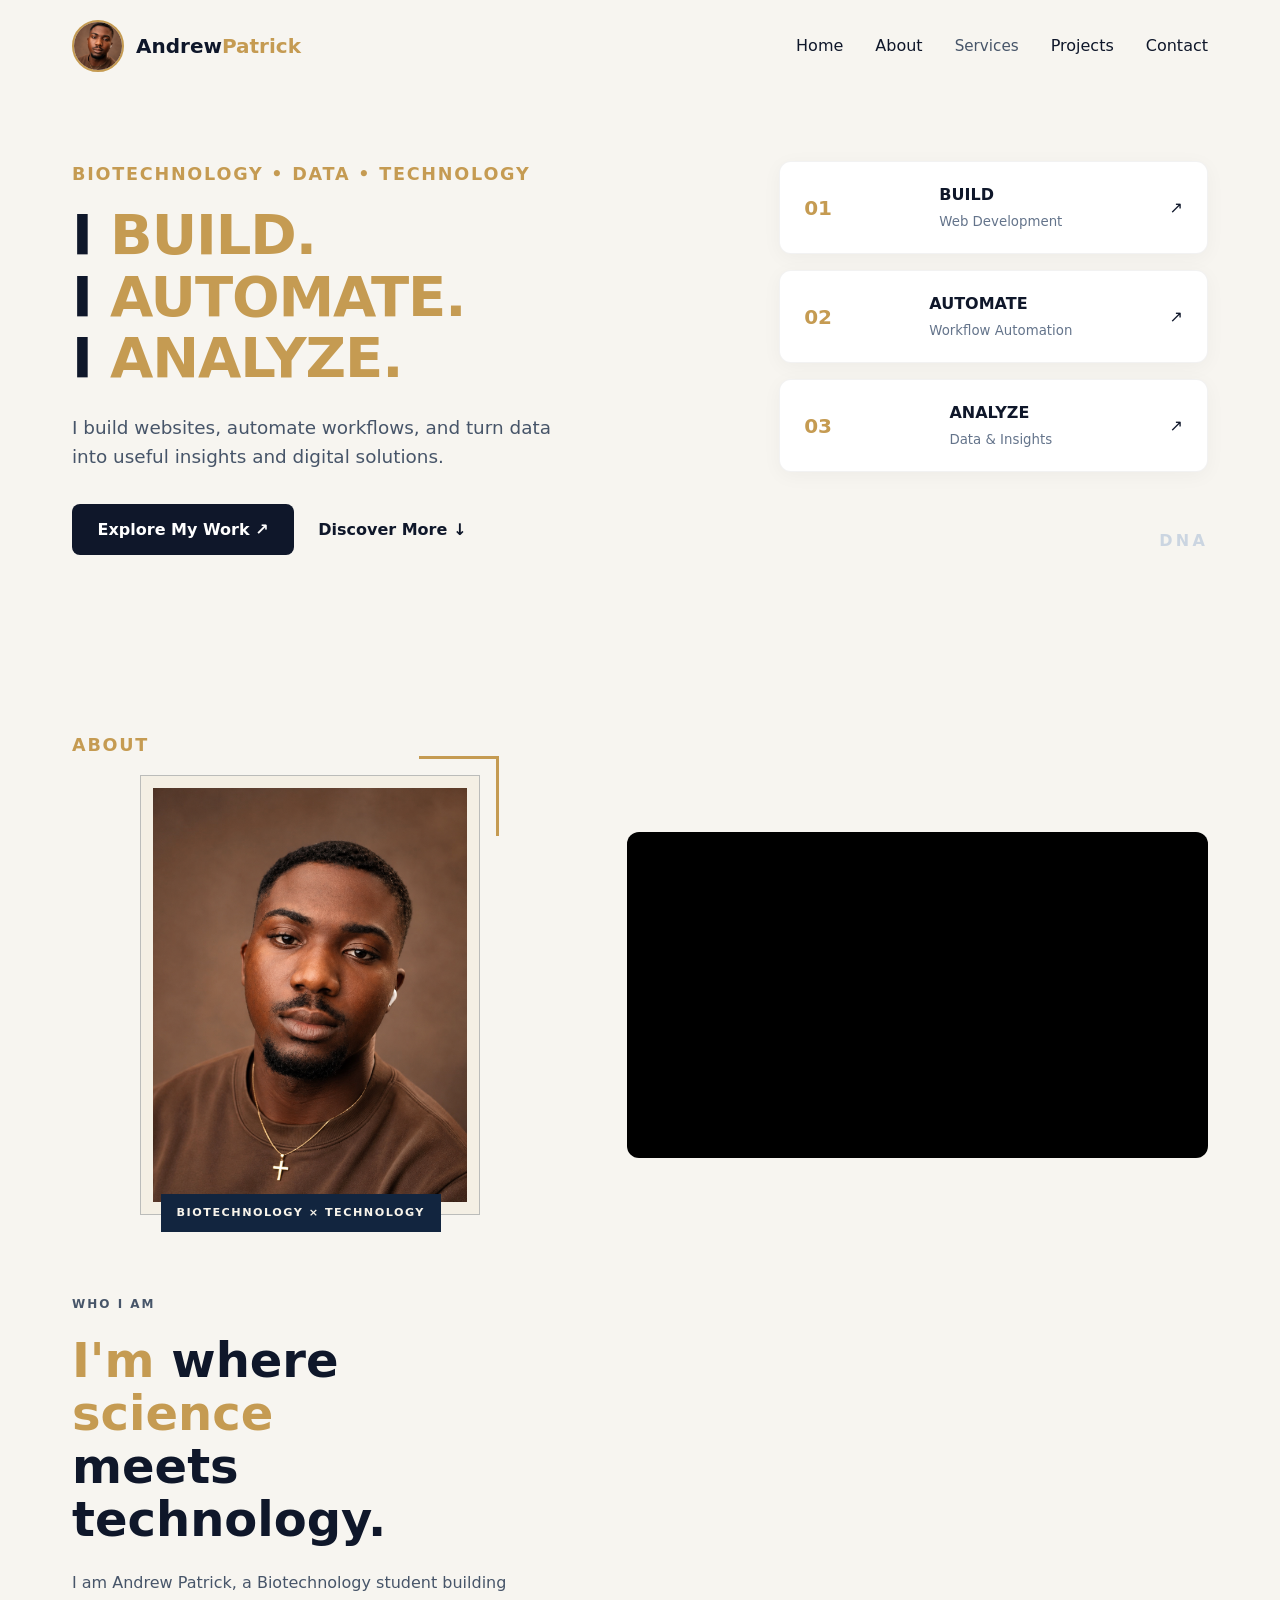
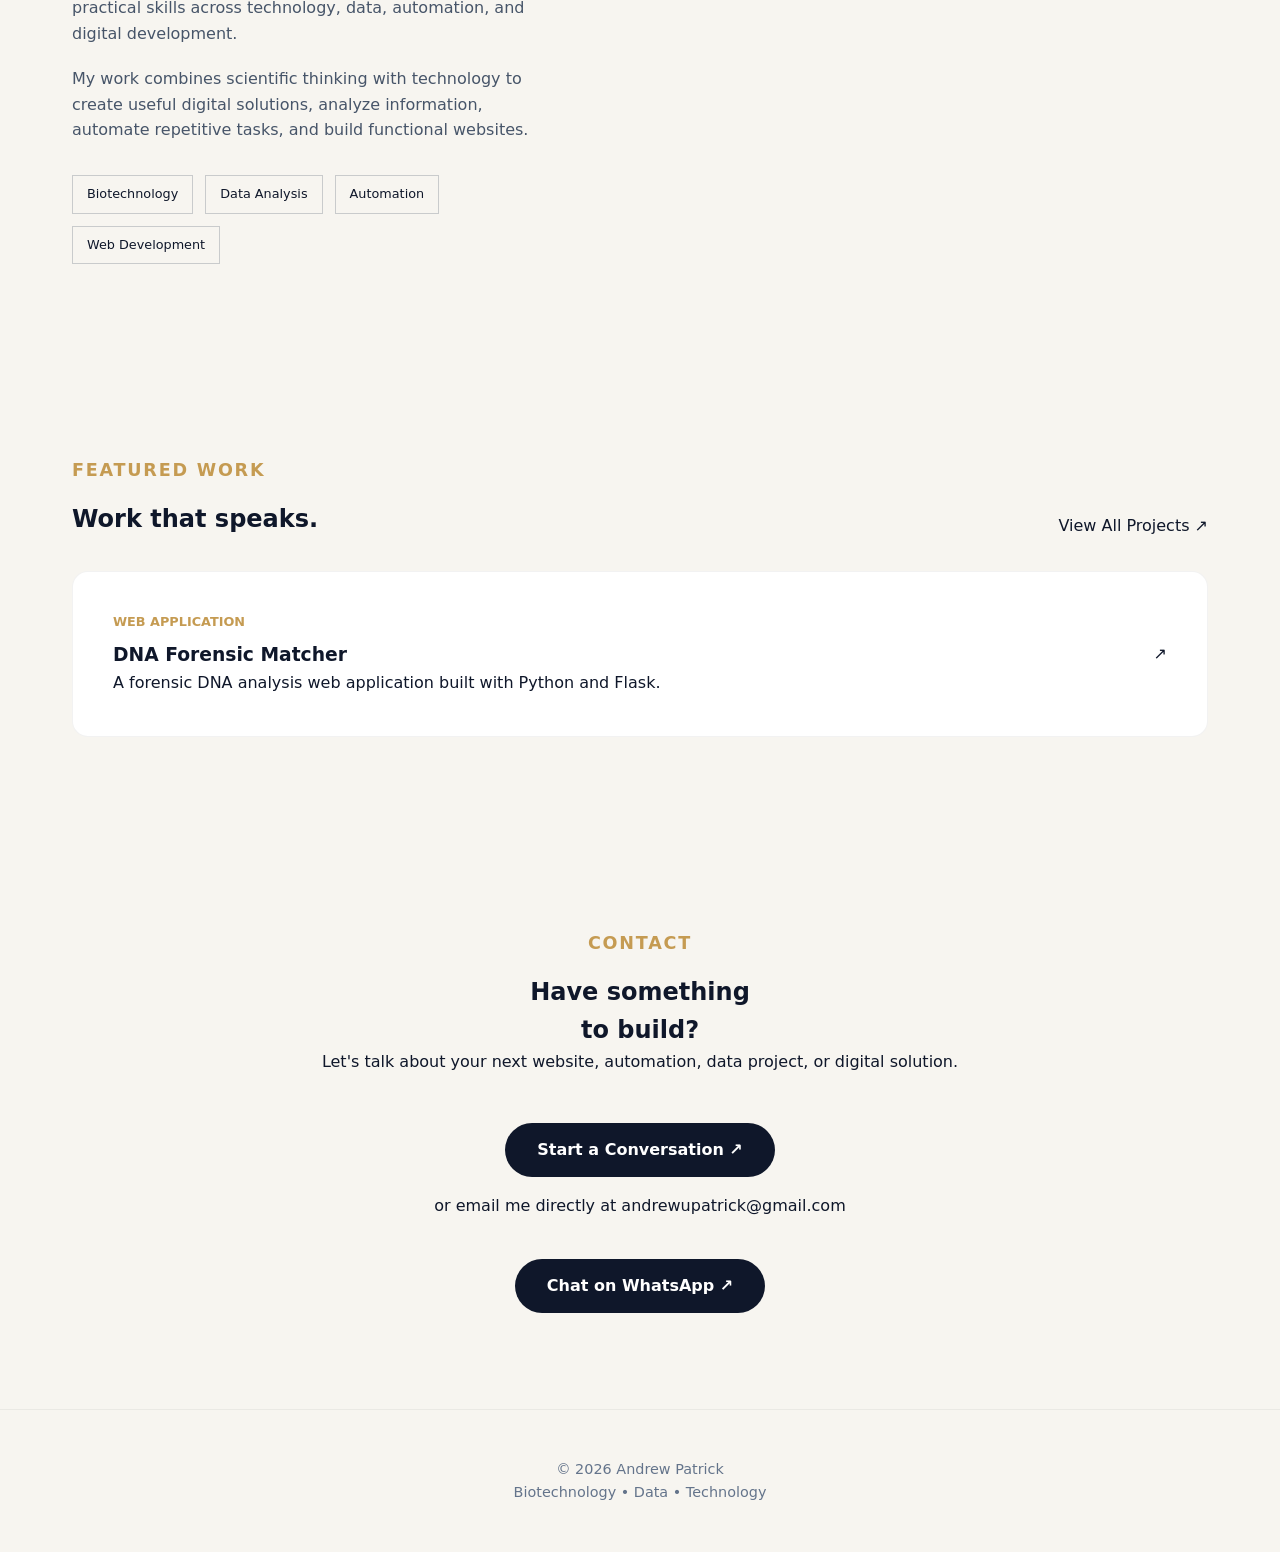
<file: AndrewPatrick Portfolio/index.html>
<!DOCTYPE html>
<html lang="en">

<head>
    <meta charset="UTF-8">
    <meta name="viewport" content="width=device-width initial-scale=1.0">

    <link rel="stylesheet" href="style.css">

    
</head>

<body>

    <!-- ================= NAVIGATION ================= -->


        <header class="site-header">
    <nav class="navbar">
       <div class="logo-wrapper">
     <img src="images/Andrew2.png" class="logo-avatar" id="avatarTrigger">
    <a href="index.html" class="logo">Andrew<span>Patrick</span></a>
</div>

        <!-- Hamburger Icon -->
        <button id="menu-btn" class="menu-btn menu-button" aria-label="Toggle Navigation">
    <span></span>
    <span></span>
    <span></span>
</button>

        <!-- Navigation Links -->
        <ul id="nav-links" class="nav-links">
            <li><a href="index.html">Home</a></li>
            <li><a href="#about">About</a></li>
           <!-- On index.html only -->
<li><a href="project.html#services" class="nav-link">Services</a></li>
            <li><a href="project.html">Projects</a></li>
            <li><a href="#contact">Contact</a></li>

        </ul>
    </nav>
</header>

    <!-- ================= MOBILE MENU ================= -->

    <div class="mobile-menu" id="mobileMenu">

        <a href="#home">Home</a>
        <a href="#about">About</a>
        <a href="#services">Services</a>
        <a href="projects.html">Projects</a>
        <a href="#contact">Contact</a>

    </div>


    <!-- ================= HERO ================= -->

    <main>

        <section class="hero" id="home">

            <div class="hero-left">

                <p class="eyebrow">
                    BIOTECHNOLOGY • DATA • TECHNOLOGY
                </p>

                <h1>
                    I <span>BUILD.</span><br>
                    I <span>AUTOMATE.</span><br>
                    I <span>ANALYZE.</span>
                </h1>

                <p class="hero-text">
                    I build websites, automate workflows, and turn data
                    into useful insights and digital solutions.
                </p>

                <div class="hero-actions">

                    <a href="project.html" class="primary-button">
                        Explore My Work
                        <span>↗</span>
                    </a>

                    <a href="#about" class="text-button">
                        Discover More
                        <span>↓</span>
                    </a>

                </div>

            </div>


            <!-- INTERACTIVE VISUAL -->

            <div class="hero-visual">

                <div class="visual-card card-build">

                    <div class="card-number">01</div>

                    <div>
                        <p>BUILD</p>
                        <small>Web Development</small>
                    </div>

                    <span>↗</span>

                </div>


                <div class="visual-card card-automate">

                    <div class="card-number">02</div>

                    <div>
                        <p>AUTOMATE</p>
                        <small>Workflow Automation</small>
                    </div>

                    <span>↗</span>

                </div>


                <div class="visual-card card-analyze">

                    <div class="card-number">03</div>

                    <div>
                        <p>ANALYZE</p>
                        <small>Data & Insights</small>
                    </div>

                    <span>↗</span>

                </div>


                <div class="orbit orbit-one"></div>
                <div class="orbit orbit-two"></div>

                <div class="dna-symbol">
                    <span>DNA</span>
                </div>

            </div>

        </section>


        <!-- ================= ABOUT ================= -->

<section class="about-section" id="about">

    <!-- 01. Section Label -->
    <div class="section-label">
     ABOUT
    </div>


    <!-- 02. About Layout -->
    <div class="about-layout">


        <!-- 03. Profile Image Area -->
        <div class="about-image-area">

            <div class="about-image-frame">

                <!-- 04. Temporary Image Placeholder -->
                <img src="images/Andrew2.png" alt="Andrew Patrick" class="about-photo">


                <!-- 05. Decorative Accent -->
                <div class="image-accent"></div>


                <!-- 06. Image Label -->
                <div class="image-label">
                    BIOTECHNOLOGY × TECHNOLOGY
                </div>

            </div>

        </div>
        <div class="video-wrapper">
    <iframe 
        src="https://www.youtube-nocookie.com/embed/YOUR_VIDEO_ID" 
        title="Introduction — Andrew Patrick" 
        allow="accelerometer; autoplay; clipboard-write; encrypted-media; gyroscope; picture-in-picture" 
        allowfullscreen>
    </iframe>
</div>


        <!-- 07. About Content -->
        <div class="about-content">

            <p class="about-small-title">
                WHO I AM
            </p>


            <h2>
               <span>I'm</span> where <span>science</span><br>
                meets technology.
            </h2>


            <p>
                I am Andrew Patrick, a Biotechnology student
                building practical skills across technology,
                data, automation, and digital development.
            </p>


            <p>
                My work combines scientific thinking with
                technology to create useful digital solutions,
                analyze information, automate repetitive tasks,
                and build functional websites.
            </p>


            <!-- 08. Skills -->
            <div class="about-skills">

                <span>Biotechnology</span>

                <span>Data Analysis</span>

                <span>Automation</span>

                <span>Web Development</span>

            </div>

        </div>

    </div>

</section>


        

        <!-- ================= PROJECT PREVIEW ================= -->

        <section class="featured-section">

            <div class="section-label">
                FEATURED WORK
            </div>

            <div class="featured-header">

                <h2>
                    Work that <span>speaks.</span>
                </h2>

                <a href="projects.html" class="view-all">
                    View All Projects ↗
                </a>

            </div>


            <div class="featured-card">

                <div>

                    <p class="project-type">
                        WEB APPLICATION
                    </p>

                    <h3>
                        DNA Forensic Matcher
                    </h3>

                    <p>
                        A forensic DNA analysis web application
                        built with Python and Flask.
                    </p>

                </div>

                <div class="project-arrow">
                    ↗
                </div>

            </div>

        </section>


       <!-- ================= CONTACT ================= -->

<section class="contact-section" id="contact">

    <div class="section-label">
        CONTACT
    </div>

    <h2>
        Have something<br>
        <span>to build?</span>
    </h2>

    <p>
        Let's talk about your next website, automation,
        data project, or digital solution.
    </p>

    <div class="contact-buttons">

        <a href="mailto:andrewupatrick@gmail.com" class="contact-button">
    Start a Conversation ↗
</a>

<p class="contact-email-text">
    or email me directly at <a href="mailto:andrewupatrick@gmail.com">andrewupatrick@gmail.com</a>
</p>

        <a href="https://wa.me/2349155147664" class="contact-button whatsapp-button" target="_blank" rel="noopener">
            Chat on WhatsApp ↗
        </a>

    </div>

</section>
    </main>


    <!-- ================= FOOTER ================= -->

    <footer>

        <p>© 2026 Andrew Patrick</p>

        <p>
            Biotechnology • Data • Technology
        </p>

    </footer>


    <script src="script.js"></script>
    <script src="video-script.js"></script>
    
    <!-- ================= AVATAR LIGHTBOX ================= -->
<div class="avatar-lightbox" id="avatarLightbox">
    <span class="lightbox-close" id="lightboxClose">&times;</span>
      <img src="images/Andrew2.png" alt="Andrew Patrick" class="lightbox-image">
</div>

</body>

</html>
</file>
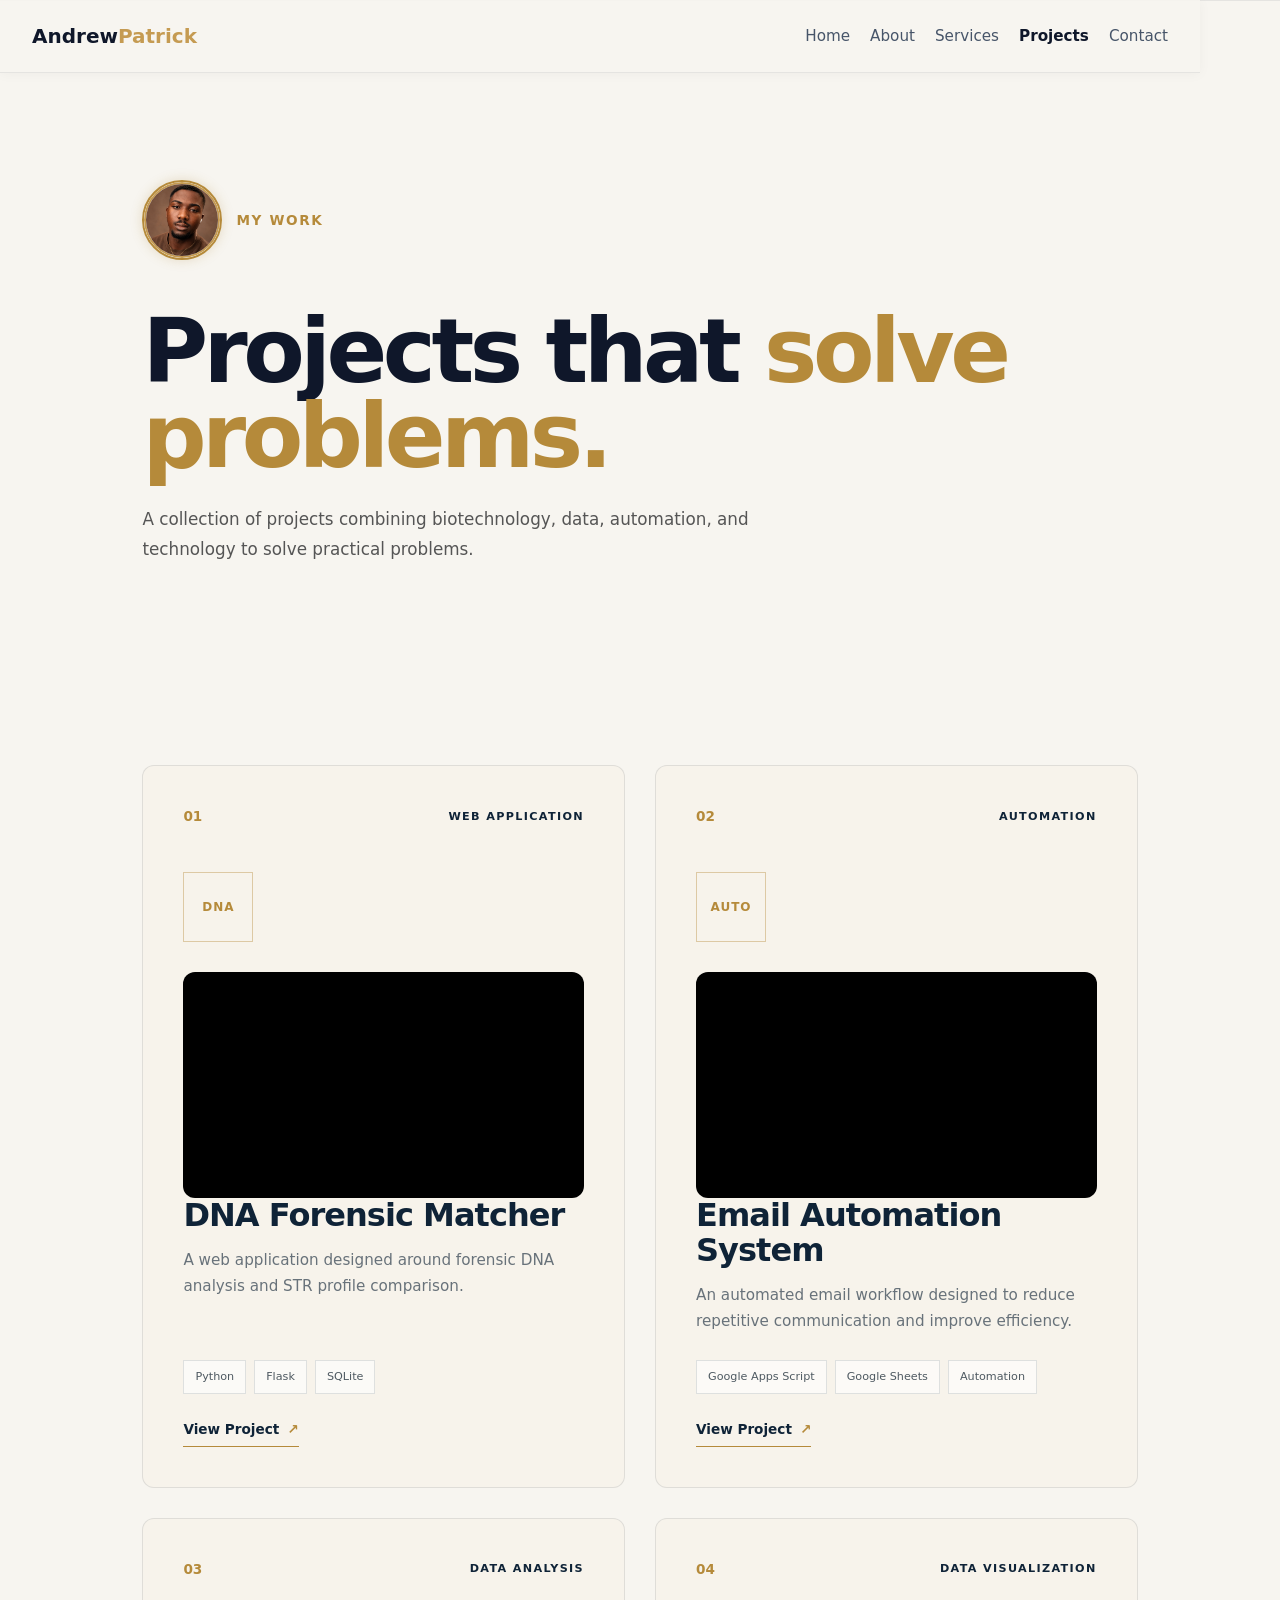
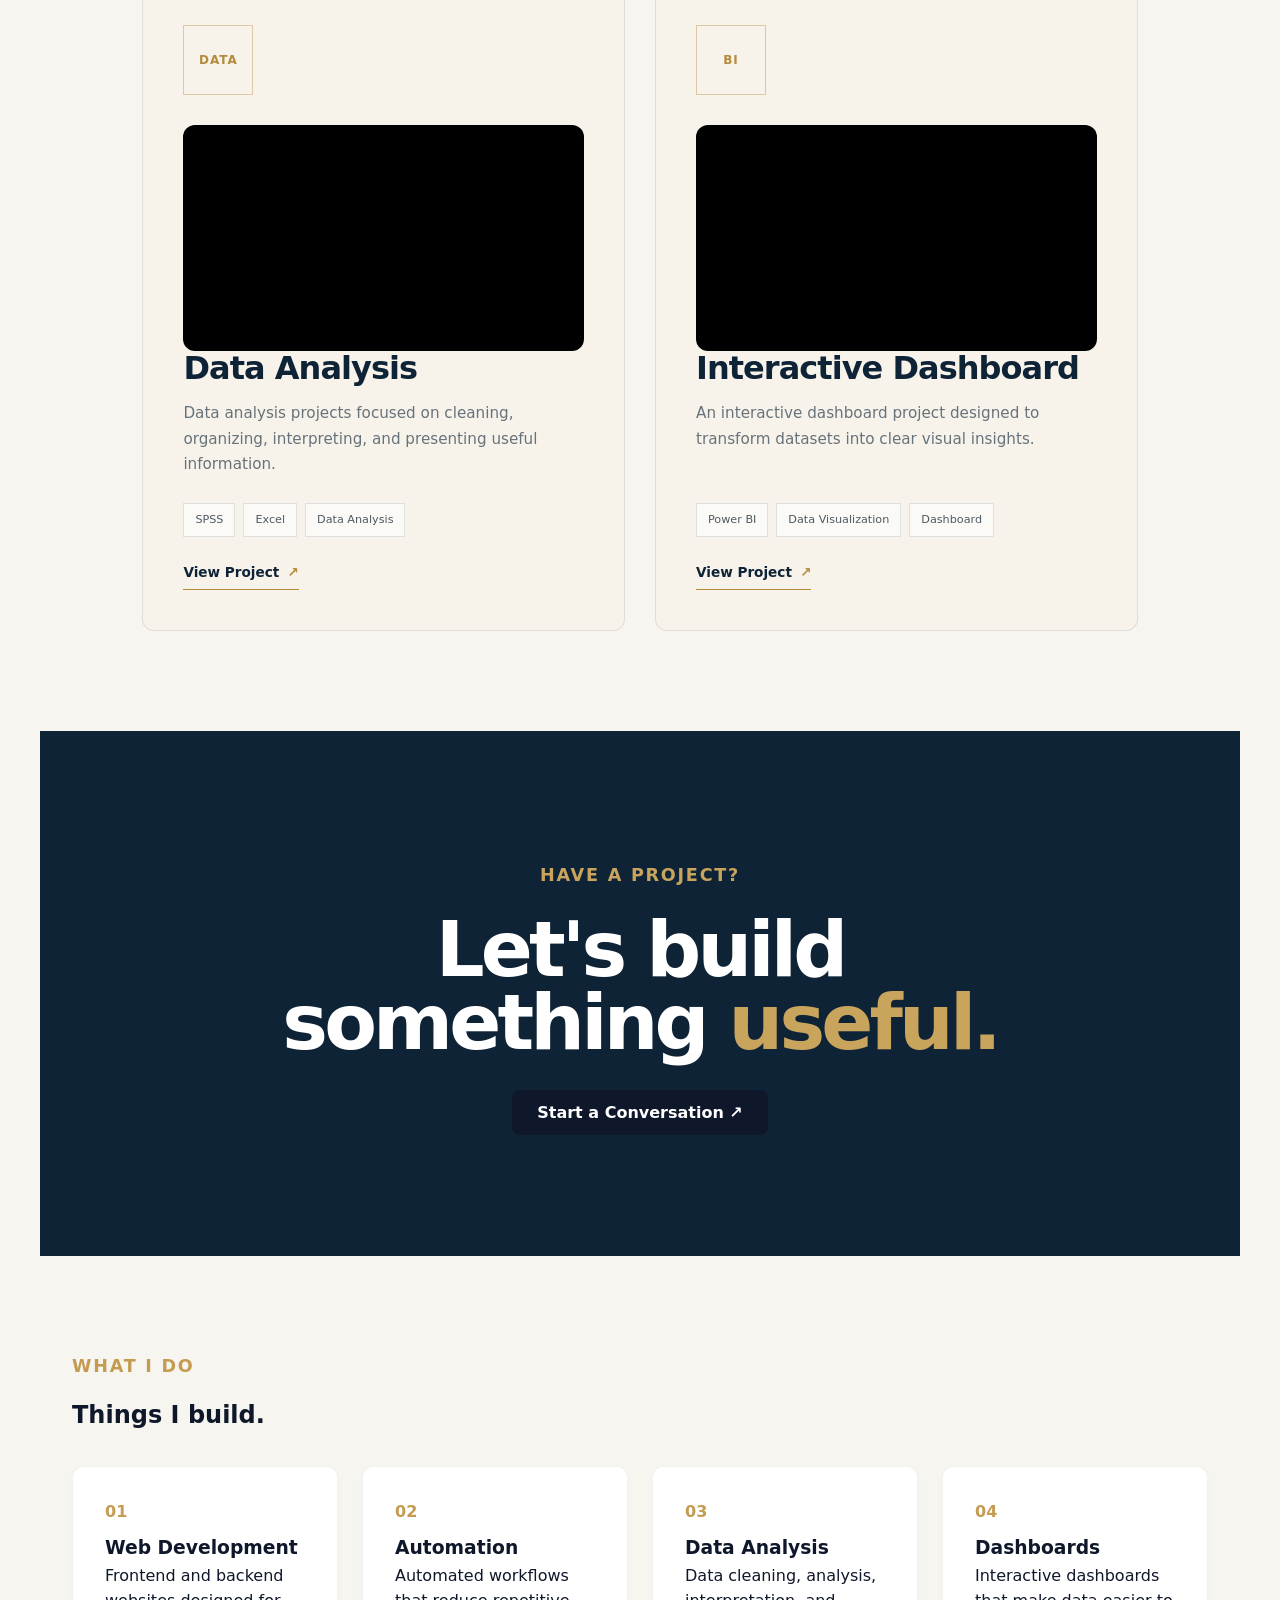
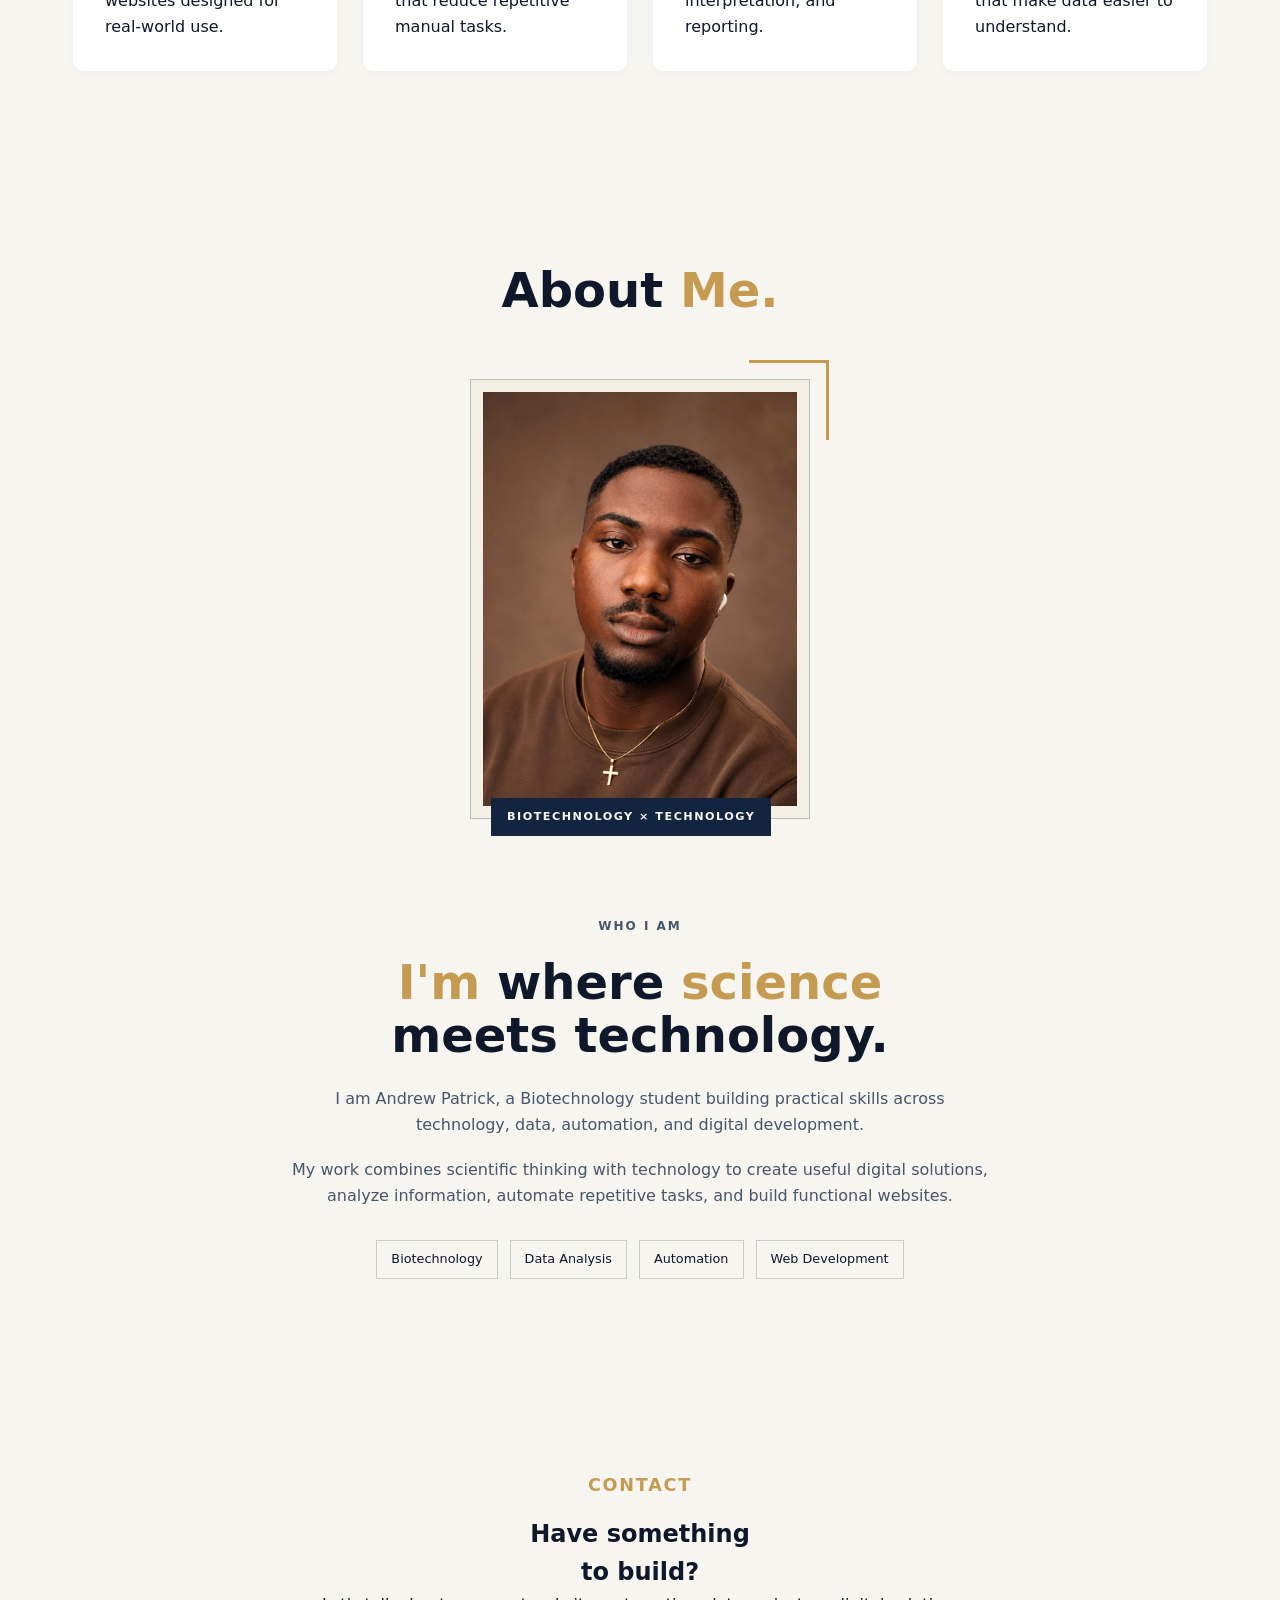
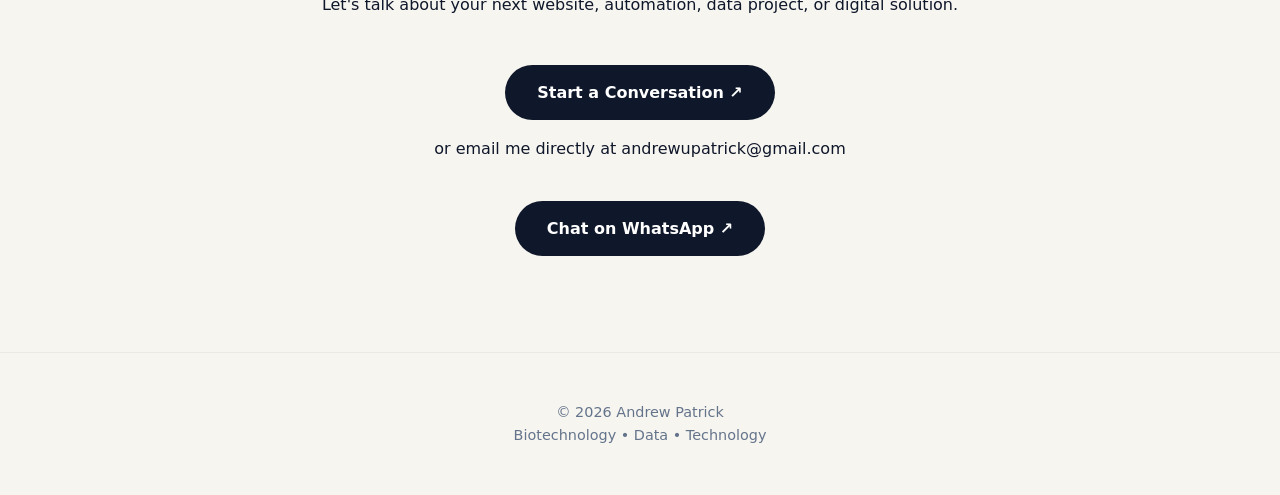
<file: AndrewPatrick Portfolio/project.html>
<!DOCTYPE html>
<html lang="en">

<head>
    <meta charset="UTF-8">
    <meta name="viewport" content="width=device-width, initial-scale=1.0">

    <title>Projects | Andrew Patrick</title>

    <link rel="stylesheet" href="style.css">
  
<link rel="stylesheet" href="projects.css">
</head>

<body>

    <!-- ================= NAVIGATION ================= -->

    <header class="site-header">
    <nav class="navbar">
        <a href="index.html" class="logo">Andrew<span>Patrick</span></a>

        <!-- Clickable Mobile Button -->
        <button type="button" class="menu-button nav-toggle" id="menu-btn" aria-label="Toggle Navigation">
            ☰
        </button>

        <!-- Slide-out Menu -->
        <ul class="nav-links" id="nav-links">
    <li><a href="index.html" class="nav-link">Home</a></li>
    <li><a href="#about" class="nav-link">About</a></li>
    <li><a href="#services" class="nav-link">Services</a></li>
    <li><a href="project.html" class="nav-link active">Projects</a></li>
    <li><a href="#contact" class="nav-link">Contact</a></li>
</ul>
    </nav>
</header>

    <!-- ================= MOBILE MENU ================= -->

    <div class="mobile-menu" id="mobileMenu">

        <a href="index.html">Home</a>
        <a href="#about">About</a>
        <a href="#services">Services</a>
        <a href="projects.html">Projects</a>
        <a href="#contact">Contact</a>

    </div>


    <!-- ================= PROJECTS HERO ================= -->

    <main>

       <section class="projects-hero">
    
    <div class="hero-label-wrapper">
        <div class="profile-thumb">
           <img src="images/Andrew2.png" alt="Andrew Patrick" class="logo-avatar" id="avatarTrigger">
        </div>
        <p class="section-label">MY WORK</p>
    </div>

    <h1>Projects that <span>solve problems.</span></h1>
    <p>
        A collection of projects combining biotechnology, data, automation, 
        and technology to solve practical problems.
    </p>

</section>
        <!-- ================= PROJECTS ================= -->

        <section class="projects-section">

            <div class="projects-grid">


                <!-- PROJECT 01 -->

                <article class="project-card">

                    <div class="project-top">

                        <span class="project-number">
                            01
                        </span>

                        <span class="project-category">
                            WEB APPLICATION
                        </span>

                    </div>

                    <div class="project-icon">
                        DNA
                    </div>
                    <div class="video-wrapper">
    <iframe 
        class="scroll-video"
        src="https://www.youtube-nocookie.com/embed/YOUR_VIDEO_ID?enablejsapi=1&mute=1&playsinline=1" 
        title="DNA Forensic Matcher demo" 
        allow="accelerometer; autoplay; clipboard-write; encrypted-media; gyroscope; picture-in-picture" 
        allowfullscreen>
    </iframe>
</div>

                    <h2>
                        DNA Forensic Matcher
                    </h2>

                    <p>
                        A web application designed around forensic DNA
                        analysis and STR profile comparison.
                    </p>

                    <div class="project-tools">

                        <span>Python</span>
                        <span>Flask</span>
                        <span>SQLite</span>

                    </div>

                    <a href="#" class="project-link">
                        View Project <span>↗</span>
                    </a>

                </article>


                <!-- PROJECT 02 -->

                <article class="project-card">

                    <div class="project-top">

                        <span class="project-number">
                            02
                        </span>

                        <span class="project-category">
                            AUTOMATION
                        </span>

                    </div>

                    <div class="project-icon">
                        AUTO
                    </div>

                    <div class="video-wrapper">
    <iframe 
        class="scroll-video"
        src="https://www.youtube-nocookie.com/embed/YOUR_VIDEO_ID?enablejsapi=1&mute=1&playsinline=1" 
        title="DNA Forensic Matcher demo" 
        allow="accelerometer; autoplay; clipboard-write; encrypted-media; gyroscope; picture-in-picture" 
        allowfullscreen>
    </iframe>
</div>

                    <h2>
                        Email Automation System
                    </h2>

                    <p>
                        An automated email workflow designed to reduce
                        repetitive communication and improve efficiency.
                    </p>

                    <div class="project-tools">

                        <span>Google Apps Script</span>
                        <span>Google Sheets</span>
                        <span>Automation</span>

                    </div>

                    <a href="#" class="project-link">
                        View Project <span>↗</span>
                    </a>

                </article>


                <!-- PROJECT 03 -->

                <article class="project-card">

                    <div class="project-top">

                        <span class="project-number">
                            03
                        </span>

                        <span class="project-category">
                            DATA ANALYSIS
                        </span>

                    </div>

                    <div class="project-icon">
                        DATA
                    </div>

                    <div class="video-wrapper">
    <iframe 
        class="scroll-video"
        src="https://www.youtube-nocookie.com/embed/YOUR_VIDEO_ID?enablejsapi=1&mute=1&playsinline=1" 
        title="DNA Forensic Matcher demo" 
        allow="accelerometer; autoplay; clipboard-write; encrypted-media; gyroscope; picture-in-picture" 
        allowfullscreen>
    </iframe>
</div>
                    <h2>
                        Data Analysis
                    </h2>

                    <p>
                        Data analysis projects focused on cleaning,
                        organizing, interpreting, and presenting useful
                        information.
                    </p>

                    <div class="project-tools">

                        <span>SPSS</span>
                        <span>Excel</span>
                        <span>Data Analysis</span>

                    </div>

                    <a href="#" class="project-link">
                        View Project <span>↗</span>
                    </a>

                </article>


                <!-- PROJECT 04 -->

                <article class="project-card">

                    <div class="project-top">

                        <span class="project-number">
                            04
                        </span>

                        <span class="project-category">
                            DATA VISUALIZATION
                        </span>

                    </div>

                    <div class="project-icon">
                        BI
                    </div>

                    <div class="video-wrapper">
    <iframe 
        class="scroll-video"
        src="https://www.youtube-nocookie.com/embed/YOUR_VIDEO_ID?enablejsapi=1&mute=1&playsinline=1" 
        title="DNA Forensic Matcher demo" 
        allow="accelerometer; autoplay; clipboard-write; encrypted-media; gyroscope; picture-in-picture" 
        allowfullscreen>
    </iframe>
</div>
                    <h2>
                        Interactive Dashboard
                    </h2>

                    <p>
                        An interactive dashboard project designed to
                        transform datasets into clear visual insights.
                    </p>

                    <div class="project-tools">

                        <span>Power BI</span>
                        <span>Data Visualization</span>
                        <span>Dashboard</span>

                    </div>

                    <a href="#" class="project-link">
                        View Project <span>↗</span>
                    </a>

                </article>


            </div>

        </section>


        <!-- ================= PROJECT CTA ================= -->

        <section class="project-cta">

            <div class="section-label">
                HAVE A PROJECT?
            </div>

            <h2>
                Let's build<br>
                something <span>useful.</span>
            </h2>

            <a href="index.html#contact" class="primary-button">
                Start a Conversation ↗
            </a>

        </section>

        <!-- ================= SERVICES ================= -->
<section class="services-section" id="services">

    <div class="section-label">WHAT I DO</div>

    <h2>Things I <span>build.</span></h2>

    <div class="services-grid">

        <div class="service-card">
            <span>01</span>
            <h3>Web Development</h3>
            <p>Frontend and backend websites designed for real-world use.</p>
        </div>

        <div class="service-card">
            <span>02</span>
            <h3>Automation</h3>
            <p>Automated workflows that reduce repetitive manual tasks.</p>
        </div>

        <div class="service-card">
            <span>03</span>
            <h3>Data Analysis</h3>
            <p>Data cleaning, analysis, interpretation, and reporting.</p>
        </div>

        <div class="service-card">
            <span>04</span>
            <h3>Dashboards</h3>
            <p>Interactive dashboards that make data easier to understand.</p>
        </div>

    </div>

</section>


        <!-- ================= ABOUT ================= -->
<section class="about-section" id="about">

    <h2 class="about-heading">About <span>Me.</span></h2>

    <div class="about-layout about-layout-centered">

        <div class="about-image-area">
            <div class="about-image-frame">
                <img src="images/Andrew2.png" alt="Andrew Patrick" class="about-photo">
                <div class="image-accent"></div>
                <div class="image-label">BIOTECHNOLOGY × TECHNOLOGY</div>
            </div>
        </div>

        <div class="about-content">

            <p class="about-small-title">WHO I AM</p>

            <h2><span>I'm </span>where <span>science</span><br>meets technology.</h2>

            <p>
                I am Andrew Patrick, a Biotechnology student
                building practical skills across technology,
                data, automation, and digital development.
            </p>

            <p>
                My work combines scientific thinking with
                technology to create useful digital solutions,
                analyze information, automate repetitive tasks,
                and build functional websites.
            </p>

            <div class="about-skills">
                <span>Biotechnology</span>
                <span>Data Analysis</span>
                <span>Automation</span>
                <span>Web Development</span>
            </div>

        </div>

    </div>

</section>

  <!-- ================= CONTACT ================= -->

<section class="contact-section" id="contact">

    <div class="section-label">
         CONTACT
    </div>

    <h2>
        Have something<br>
        <span>to build?</span>
    </h2>

    <p>
        Let's talk about your next website, automation,
        data project, or digital solution.
    </p>

    <div class="contact-buttons">
<a href="mailto:andrewupatrick@gmail.com" class="contact-button">
    Start a Conversation ↗
</a>

<p class="contact-email-text">
    or email me directly at <a href="mailto:andrewupatrick@gmail.com">andrewupatrick@gmail.com</a>
</p>

        <a href="https://wa.me/2349155147664" class="contact-button whatsapp-button" target="_blank" rel="noopener">
            Chat on WhatsApp ↗
        </a>

    </div>

</section>
    </main>


    <!-- ================= FOOTER ================= -->

    <footer>

        <p>
            © 2026 Andrew Patrick
        </p>

        <p>
            Biotechnology • Data • Technology
        </p>

    </footer>


    <script src="script.js"></script>
    <script src="video-script.js"></script>
    <script src="project-script.js"></script>

    <!-- ================= AVATAR LIGHTBOX ================= -->
<div class="avatar-lightbox" id="avatarLightbox">
    <span class="lightbox-close" id="lightboxClose">&times;</span>
    <img src="images/Andrew2.png" alt="Andrew Patrick" class="lightbox-image">
</div>

</body>

</html>
</file>
<file: AndrewPatrick Portfolio/style.css>
/* ================= GLOBAL RESETS & BASICS ================= */
* {
    margin: 0;
    padding: 0;
    box-sizing: border-box;
    font-family: system-ui, -apple-system, BlinkMacSystemFont, 'Segoe UI', Roboto, sans-serif;
}

body {
    background-color: #f7f5f0;
    color: #0f172a;
    line-height: 1.6;
}

a {
    text-decoration: none;
    color: inherit;
}

section {
    padding: 5rem 2rem;
    max-width: 1200px;
    margin: 0 auto;
}

html {
    scroll-padding-top: 100px; /* adjust to roughly your header's height */
}

/* ================= HEADER & NAVIGATION (DESKTOP) ================= */
.site-header {
    position: fixed;
    top: 0;
    left: 0;
    width: 100%;
    background-color: rgba(247, 245, 240, 0.95);
    backdrop-filter: blur(10px);
    z-index: 9999;
}

.navbar {
    max-width: 1200px;
    margin: 0 auto;
    padding: 1.25rem 2rem;
    display: flex;
    justify-content: space-between;
    align-items: center;
}

.logo {
    font-size: 1.25rem;
    font-weight: 700;
    color: #0f172a;
}

.logo span {
    color: #c59b52;
}

.nav-links {
    display: flex;
    gap: 2rem;
    align-items: center;
    list-style: none;
}

.nav-link {
    font-size: 0.95rem;
    color: #475569;
    transition: color 0.2s ease;
}

.nav-link:hover,
.nav-link.active {
    color: #0f172a;
    font-weight: 600;
}

.talk-button {
    background-color: #0f172a;
    color: #ffffff;
    padding: 0.6rem 1.2rem;
    border-radius: 999px;
    font-size: 0.9rem;
    font-weight: 500;
}

/* Hide mobile toggle button on Desktop */
.menu-button,
.nav-toggle {
    display: none !important;
}

/* ================= HERO SECTION ================= */
.hero {
    max-width: 1200px;
    margin: 0 auto;
    padding: 10rem 2rem 5rem 2rem;
    display: grid;
    grid-template-columns: 1.2fr 0.8fr;
    gap: 4rem;
    align-items: center;
}

.eyebrow,
.section-label {
    font-size: 0.85rem;
    font-weight: 700;
    letter-spacing: 0.1em;
    color: #c59b52;
    margin-bottom: 1rem;
    text-transform: uppercase;
}

.hero h1 {
    font-size: 3.5rem;
    line-height: 1.1;
    font-weight: 900;
    margin-bottom: 1.5rem;
    letter-spacing: -0.02em;
}

.hero h1 span {
    color: #c59b52;
}

.hero-text {
    font-size: 1.15rem;
    color: #475569;
    max-width: 500px;
    margin-bottom: 2rem;
}

.hero-actions {
    display: flex;
    gap: 1.5rem;
    align-items: center;
}

.primary-button {
    background-color: #0f172a;
    color: #ffffff;
    padding: 0.8rem 1.6rem;
    border-radius: 8px;
    font-weight: 600;
    transition: background-color 0.2s ease;
}

.primary-button:hover {
    background-color: #c59b52;
}

.text-button {
    font-weight: 600;
    color: #0f172a;
}

/* ================= HERO VISUAL CARDS ================= */
.hero-visual {
    display: flex;
    flex-direction: column;
    gap: 1rem;
    position: relative;
}

.visual-card {
    background: #ffffff;
    padding: 1.25rem 1.5rem;
    border-radius: 12px;
    box-shadow: 0 4px 20px rgba(0, 0, 0, 0.04);
    display: flex;
    align-items: center;
    justify-content: space-between;
    border: 1px solid rgba(0, 0, 0, 0.05);
    transition: transform 0.2s ease;
}

.visual-card:hover {
    transform: translateX(6px);
}

.card-number {
    font-size: 1.25rem;
    font-weight: 700;
    color: #c59b52;
}

.visual-card p {
    font-weight: 700;
    font-size: 1rem;
}

.visual-card small {
    color: #64748b;
}

.dna-symbol {
    text-align: right;
    font-weight: 800;
    letter-spacing: 0.2em;
    color: #cbd5e1;
    margin-top: 0.5rem;
}

/* ================= ABOUT SECTION ================= */
.about-section {
    padding: 6rem 2rem;
    max-width: 1200px;
    margin: 0 auto;
}

.about-layout {
    display: grid;
    grid-template-columns: 0.9fr 1.1fr;
    gap: 5rem;
    align-items: center;
}

.about-image-area {
    display: flex;
    justify-content: center;
}

.about-image-frame {
    width: 340px;
    height: 440px;
    position: relative;
    padding: 12px;
    border: 1px solid rgba(18, 37, 63, 0.25);
    background: #f4efe4;
}

.about-photo {
    width: 100%;
    height: 100%;
    object-fit: cover;
    display: block;
}


.image-accent {
    position: absolute;
    width: 80px;
    height: 80px;
    right: -20px;
    top: -20px;
    border-top: 3px solid #c59b52;
    border-right: 3px solid #c59b52;
}

.image-label {
    position: absolute;
    bottom: -18px;
    left: 20px;
    background: #12253f;
    color: #f8f4eb;
    padding: 10px 16px;
    font-size: 0.7rem;
    letter-spacing: 1.5px;
    font-weight: 600;
}

.about-small-title {
    font-size: 0.75rem;
    letter-spacing: 2px;
    font-weight: 600;
    margin-bottom: 1rem;
}

.about-content h2 {
    font-size: 3rem;
    line-height: 1.1;
    margin-bottom: 1.5rem;
}

.about-content h2 span {
    color: #c59b52;
}

.about-content p {
    color: #475569;
    margin-bottom: 1.25rem;
}

.about-skills {
    display: flex;
    flex-wrap: wrap;
    gap: 0.75rem;
    margin-top: 2rem;
}

.about-skills span {
    padding: 8px 14px;
    border: 1px solid rgba(18, 37, 63, 0.2);
    font-size: 0.8rem;
}

.about-layout-centered {
    display: flex;
    flex-direction: column;
    align-items: center;
    text-align: center;
    gap: 3rem;
}

.about-layout-centered .about-content {
    max-width: 700px;
}

.about-layout-centered .about-skills {
    justify-content: center;
}

.eyebrow,
.section-label {
    font-size: 1.1rem;
    font-weight: 700;
    letter-spacing: 0.1em;
    color: #c59b52;
    margin-bottom: 1rem;
    text-transform: uppercase;
}

/* ================= SERVICES & FEATURED ================= */
.services-section,
.featured-section {
    padding: 6rem 2rem;
    max-width: 1200px;
    margin: 0 auto;
}

.services-grid {
    display: grid;
    grid-template-columns: repeat(auto-fit, minmax(240px, 1fr));
    gap: 1.5rem;
    margin-top: 2rem;
}

.service-card {
    background: #ffffff;
    padding: 2rem;
    border-radius: 12px;
    border: 1px solid rgba(0, 0, 0, 0.05);
    box-shadow: 0 2px 10px rgba(0, 0, 0, 0.02);
    transition: transform 0.2s ease, box-shadow 0.2s ease;
}

.service-card:hover {
    transform: translateY(-4px);
    box-shadow: 0 8px 24px rgba(0, 0, 0, 0.06);
}

.service-card span {
    font-weight: 700;
    color: #c59b52;
    display: block;
    margin-bottom: 0.5rem;
}

.featured-header {
    display: flex;
    justify-content: space-between;
    align-items: flex-end;
    margin-bottom: 2rem;
}

.featured-card {
    background: #ffffff;
    padding: 2.5rem;
    border-radius: 16px;
    display: flex;
    justify-content: space-between;
    align-items: center;
    border: 1px solid rgba(0, 0, 0, 0.05);
}

.project-type {
    font-size: 0.8rem;
    font-weight: 700;
    color: #c59b52;
    margin-bottom: 0.5rem;
}

/* ================= CONTACT & FOOTER ================= */
.contact-section {
    text-align: center;
    padding: 6rem 2rem;
    max-width: 1200px;
    margin: 0 auto;
}

.contact-button {
    display: inline-block;
    margin-top: 1.5rem;
    background: #0f172a;
    color: #ffffff;
    padding: 0.9rem 2rem;
    border-radius: 999px;
    font-weight: 600;
}

.contact-buttons {
    display: flex;
    flex-direction: column;
    align-items: center;
    gap: 1rem;
    margin-top: 1.5rem;
}

footer {
    text-align: center;
    padding: 3rem 2rem;
    border-top: 1px solid rgba(0, 0, 0, 0.05);
    color: #64748b;
    font-size: 0.9rem;
}

/* ================= ALL MOBILE OVERRIDES (MUST STAY AT THE VERY BOTTOM) ================= */
@media (max-width: 850px) {

    /* Hide desktop CTA button on mobile */
    .talk-button {
        display: none !important;
    }

    /* Mobile Hamburger Icon Base */
    .menu-btn,
    .menu-button {
        display: flex !important;
        flex-direction: column;
        justify-content: space-between;
        width: 28px;
        height: 20px;
        background: transparent !important;
        border: none !important;
        cursor: pointer;
        padding: 0 !important;
        z-index: 10002 !important; /* Kept above the drawer layer */
        position: relative;
    }

    .menu-btn span,
    .menu-button span {
        display: block;
        width: 100%;
        height: 2.5px;
        background-color: #0f172a;
        border-radius: 4px;
        transition: transform 0.3s ease, opacity 0.3s ease, background-color 0.3s ease;
        transform-origin: center;
    }

    /* MORPH INTO WHITE 'X' WHEN OPEN (.active) */
    .menu-btn.active span:nth-child(1) {
        transform: translateY(8.5px) rotate(45deg);
        background-color: #ffffff !important;
    }

    .menu-btn.active span:nth-child(2) {
        opacity: 0;
    }

    .menu-btn.active span:nth-child(3) {
        transform: translateY(-8.5px) rotate(-45deg);
        background-color: #ffffff !important;
    }
    /* Three clean horizontal bars */
    .menu-btn span,
    .menu-button span {
        display: block;
        width: 100%;
        height: 2.5px;
        background-color: #0f172a; /* Dark sleek color matching your site branding */
        border-radius: 4px;
        transition: all 0.3s ease-in-out;
    }

    /* Subtle hover effect */
    .menu-btn:hover span,
    .menu-button:hover span {
        background-color: #c59b52; /* Gold accent on hover */
    }

/* Animated 'X' state when menu is active */
    .nav-links.active ~ .navbar .menu-btn span:nth-child(1),
    .menu-btn.active span:nth-child(1) {
        transform: translateY(9.5px) rotate(45deg);
    }

    .nav-links.active ~ .navbar .menu-btn span:nth-child(2),
    .menu-btn.active span:nth-child(2) {
        opacity: 0;
    }

    .nav-links.active ~ .navbar .menu-btn span:nth-child(3),
    .menu-btn.active span:nth-child(3) {
        transform: translateY(-9.5px) rotate(-45deg);
    }

    /* Convert link list into side drawer hidden offscreen */
    .nav-links {
        position: fixed !important;
        top: 0 !important;
        right: -100% !important;
        width: 75% !important;
        max-width: 300px !important;
        height: 100vh !important;
        background-color: #0f172a !important;
        flex-direction: column !important;
        justify-content: center !important;
        align-items: center !important;
        gap: 2.5rem !important;
        transition: right 0.35s ease-in-out !important;
        box-shadow: -10px 0 30px rgba(0, 0, 0, 0.3) !important;
        z-index: 10000 !important;
    }

    /* Slide side drawer into view when toggled */
    .nav-links.active,
    .nav-links.is-open {
        right: 0 !important;
    }

    .nav-links .nav-link,
    .nav-links a {
        color: #ffffff !important;
        font-size: 1.25rem !important;
    }

    .nav-links .nav-link:hover,
    .nav-links .nav-link.active {
        color: #c59b52 !important;
    }

    /* Hero layout adjustments for mobile */
    .hero {
        grid-template-columns: 1fr !important;
        padding-top: 8rem !important;
        gap: 2.5rem !important;
    }

    .hero h1 {
        font-size: 2.5rem !important;
        line-height: 1.15 !important;
    }

    .about-layout {
        grid-template-columns: 1fr !important;
        gap: 3rem !important;
    }
}
/* Hide duplicate mobile menu container */
.mobile-menu {
    display: none !important;
}


/* ================= VIDEO EMBED (RESPONSIVE 16:9) ================= */
.video-wrapper {
    position: relative;
    width: 100%;
    padding-top: 56.25%; /* 16:9 aspect ratio */
    overflow: hidden;
    border-radius: 12px;
    background: #000;
}

.video-wrapper iframe {
    position: absolute;
    top: 0;
    left: 0;
    width: 100%;
    height: 100%;
    border: 0;
}
.logo-wrapper {
    display: flex;
    align-items: center;
    gap: 10px;
}

.logo-avatar {
    width: 36px;
    height: 36px;
    border-radius: 50%;
    object-fit: cover;
    border: 2px solid #c59b52;
    flex-shrink: 0;
}

.logo-wrapper {
    display: flex;
    align-items: center;
    gap: 12px;
}

.logo-avatar {
    width: 52px;
    height: 52px;
    border-radius: 50%;
    object-fit: cover;
    border: 2px solid #c59b52;
    flex-shrink: 0;
    cursor: pointer;
    transition: transform 0.2s ease, box-shadow 0.2s ease;
}

.logo-avatar:hover {
    transform: scale(1.05);
    box-shadow: 0 0 12px rgba(197, 155, 82, 0.4);
}

/* ================= LIGHTBOX ================= */
.avatar-lightbox {
    display: none;
    position: fixed;
    top: 0;
    left: 0;
    width: 100%;
    height: 100%;
    background: rgba(15, 23, 42, 0.9);
    z-index: 20000;
    align-items: center;
    justify-content: center;
}

.avatar-lightbox.active {
    display: flex;
}

.lightbox-image {
    max-width: 90%;
    max-height: 85vh;
    border-radius: 12px;
    box-shadow: 0 20px 60px rgba(0, 0, 0, 0.4);
}

.lightbox-close {
    position: absolute;
    top: 24px;
    right: 32px;
    font-size: 2.5rem;
    color: #ffffff;
    cursor: pointer;
    line-height: 1;
    transition: color 0.2s ease;
}

.lightbox-close:hover {
    color: #c59b52;
}
</file>
<file: AndrewPatrick Portfolio/projects.css>
/* =========================================================
   PROJECTS PAGE
   ========================================================= */

.projects-hero {
    min-height: 65vh;
    padding: 180px 8% 100px;
    display: flex;
    flex-direction: column;
    justify-content: center;
}

.projects-hero h1 {
    margin: 25px 0;
    font-size: clamp(3.5rem, 7vw, 7rem);
    line-height: 0.95;
    letter-spacing: -0.05em;
}

.projects-hero h1 span {
    color: #b58a3a;
}

.projects-hero p {
    max-width: 650px;
    font-size: 1.05rem;
    line-height: 1.8;
    color: #555;
}

/* Section Label Styling */
.hero-label {
    display: inline-block;
    font-size: 0.85rem;
    font-weight: 700;
    letter-spacing: 0.15em;
    text-transform: uppercase;
    color: #b58a3a;
    margin-bottom: 15px;
    position: relative;
    padding-left: 28px;
}

/* Optional: Decorative accent line before the text */
.hero-label::before {
    content: "";
    position: absolute;
    left: 0;
    top: 50%;
    transform: translateY(-50%);
    width: 18px;
    height: 2px;
    background-color: #b58a3a;
}

/* ================= HERO PROFILE THUMBNAIL ================= */

.hero-label-wrapper {
    display: flex;
    align-items: center;
    gap: 14px;
    margin-bottom: 1.5rem;
}

.profile-thumb {
    width: 80px;
    height: 80px;
    border-radius: 50%;
    overflow: hidden;
    border: 2px solid #b58a3a;
    box-shadow: 0 0 12px rgba(181, 138, 58, 0.25);
    flex-shrink: 0;
    cursor: pointer;
    transition: transform 0.2s ease, box-shadow 0.2s ease;
}

.profile-thumb:hover {
    transform: scale(1.05);
    box-shadow: 0 0 16px rgba(181, 138, 58, 0.4);
}

.profile-thumb img {
    width: 100%;
    height: 100%;
    object-fit: cover;
    display: block;
}

/* Adjust section-label margin when inside the flex wrapper */
.hero-label-wrapper .section-label {
    margin-bottom: 0;
    font-size: 0.85rem;
    font-weight: 700;
    letter-spacing: 0.12em;
    color: #b58a3a;
}
/* Alternative: Floating Right Circle */
.projects-hero {
    position: relative;
}

.profile-thumb-large {
    position: absolute;
    top: 180px;
    right: 8%;
    width: 110px;
    height: 110px;
    border-radius: 50%;
    overflow: hidden;
    border: 3px solid #b58a3a;
    box-shadow: 0 10px 25px rgba(15, 35, 55, 0.15);
}

.profile-thumb-large img {
    width: 100%;
    height: 100%;
    object-fit: cover;
}

@media (max-width: 800px) {
    .profile-thumb-large {
        display: none; /* Auto-hide on mobile screens to prevent overlapping text */
    }
}

/* ================= PROJECTS GRID ================= */

.projects-section {
    padding: 100px 8%;
}

.projects-grid {
    display: grid;
    grid-template-columns: repeat(2, 1fr);
    gap: 30px;
    perspective: 1000px;
}

/* ================= PROJECT CARD (NORMAL STATE) ================= */

.project-card {
    position: relative;
    padding: 40px;
    min-height: 430px;
    background: #f7f3eb;
    border: 1px solid rgba(15, 35, 55, 0.1);
    border-radius: 12px;
    display: flex;
    flex-direction: column;
    overflow: hidden;
    cursor: pointer;
    
    /* Smooth transitions for all light and movement states */
    transition: 
        transform 0.4s cubic-bezier(0.165, 0.84, 0.44, 1),
        box-shadow 0.4s ease,
        border-color 0.4s ease,
        background-color 0.4s ease;
}

.project-card::before {
    content: "";

    position: absolute;
    inset: 0;

    background:
        radial-gradient(
            300px circle at 50% 50%,
            rgba(181, 138, 58, 0.30),
            rgba(76, 155, 145, 0.18) 40%,
            transparent 70%
        );

    opacity: 0;

    pointer-events: none;

    transition: opacity 0.4s ease;

    z-index: 1;
}

/* ================= INTERACTION STATES (HOVER / FOCUS / ACTIVE) ================= */

/* Mouse Hover & Keyboard Focus — "Turn Light On" */
.project-card:hover,
.project-card:focus-within {
    background: #ffffff;
    border-color: rgba(181, 138, 58, 0.7);
    transform: translateY(-8px) scale(1.01);
    box-shadow: 
        0 20px 40px rgba(15, 35, 55, 0.1),
        0 0 30px rgba(181, 138, 58, 0.25),
        0 0 40px rgba(76, 155, 145, 0.15);
}

.project-card:hover::before,
.project-card:focus-within::before {
    opacity: 1;
}

/* Mobile Touch / Mouse Press Down */
.project-card:active {
    transform: translateY(-4px) scale(0.99);
    border-color: #b58a3a;
    box-shadow: 
        0 10px 25px rgba(15, 35, 55, 0.12),
        0 0 35px rgba(181, 138, 58, 0.35);
}

/* Keep text crisp above the light gradient */
.project-card > * {
    position: relative;
    z-index: 2;
}

/* ================= CARD CONTENT & DETAILS ================= */

.project-top {
    display: flex;
    justify-content: space-between;
    align-items: center;
    margin-bottom: 45px;
}

.project-number {
    font-size: 0.85rem;
    font-weight: 600;
    color: #b58a3a;
}

.project-category {
    font-size: 0.7rem;
    letter-spacing: 0.12em;
    color: #0f2337;      /* darker — matches your heading color */
    font-weight: 700;    /* bolder */
}

.project-icon {
    width: 70px;
    height: 70px;
    display: flex;
    align-items: center;
    justify-content: center;
    margin-bottom: 30px;
    border: 1px solid rgba(181, 138, 58, 0.4);
    color: #b58a3a;
    font-size: 0.75rem;
    font-weight: 700;
    letter-spacing: 0.08em;
    position: relative;
    transition: box-shadow 0.3s ease, border-color 0.3s ease;
}

.project-card:hover .project-icon,
.project-card:focus-within .project-icon {
    border-color: #b58a3a;
    box-shadow: 0 0 20px rgba(181, 138, 58, 0.3);
}

.project-card h2 {
    margin: 0 0 15px;
    font-size: 2rem;
    line-height: 1.1;
    color: #0f2337;
    letter-spacing: -0.03em;
}

.project-card p {
    max-width: 500px;
    margin: 0 0 25px;
    color: #68727a;
    line-height: 1.7;
    font-size: 0.95rem;
}

.project-tools {
    display: flex;
    flex-wrap: wrap;
    gap: 8px;
    margin-top: auto;
    margin-bottom: 25px;
}

.project-tools span {
    padding: 7px 11px;
    border: 1px solid rgba(15, 35, 55, 0.12);
    font-size: 0.7rem;
    color: #4e5961;
    background: rgba(255, 255, 255, 0.6);
}

.project-link {
    width: fit-content;
    display: inline-flex;
    align-items: center;
    gap: 8px;
    color: #0f2337;
    text-decoration: none;
    font-size: 0.85rem;
    font-weight: 600;
    border-bottom: 1px solid #b58a3a;
    padding-bottom: 5px;
    transition: gap 0.25s ease, color 0.25s ease;
}

.project-link span {
    color: #b58a3a;
}

.project-link:hover {
    gap: 14px;
    color: #b58a3a;
}

/* ================= CTA ================= */

.project-cta {
    padding: 130px 8%;
    text-align: center;
    background: #0f2337;
    color: #fff;
}

.project-cta .section-label {
    color: #c9a45c;
}

.project-cta h2 {
    margin: 25px 0 40px;
    font-size: clamp(3rem, 6vw, 6rem);
    line-height: 0.95;
    letter-spacing: -0.05em;
}

.project-cta h2 span {
    color: #c9a45c;
}

/* ================= RESPONSIVE ================= */

@media (max-width: 900px) {
    .projects-hero {
        min-height: 55vh;
        padding: 150px 7% 80px;
    }

    .projects-section {
        padding: 80px 7%;
    }

    .projects-grid {
        grid-template-columns: 1fr;
    }
}

@media (max-width: 600px) {
    .projects-hero {
        padding: 130px 6% 70px;
    }

    .projects-hero h1 {
        font-size: 3.3rem;
    }

    .projects-hero p {
        font-size: 0.95rem;
    }

    .projects-section {
        padding: 60px 6%;
    }

    .project-card {
        padding: 30px;
        min-height: 400px;
        touch-action: pan-y;
    }

    .project-card h2 {
        font-size: 1.7rem;
    }

    .project-top {
        margin-bottom: 35px;
    }

    .project-cta {
        padding: 90px 6%;
    }
}

/* ================= NAV FIX ================= */

header, 
nav, 
.navbar {
    position: fixed;
    top: 0;
    left: 0;
    width: 100%;
    z-index: 9999 !important;
    pointer-events: auto;
    background-color: rgba(247, 245, 240, 0.95);
    backdrop-filter: blur(10px);
    border-bottom: 1px solid rgba(15, 35, 55, 0.08);
    box-shadow: 0 1px 12px rgba(0, 0, 0, 0.04);
}
/* Hamburger Button Styling */
.menu-btn, 
.hamburger {
    cursor: pointer;
    z-index: 10000 !important;
    position: relative;
    background: transparent;
    border: none;
    padding: 10px;
    display: block;
}

/* Mobile Nav Menu Overlay (Hidden by default) */
.nav-links {
    display: flex;
    gap: 20px;
}

@media (max-width: 768px) {
    .nav-links {
        position: fixed;
        top: 0;
        right: -100%; /* Hidden offscreen */
        width: 75%;
        height: 100vh;
        background: #0f2337;
        flex-direction: column;
        justify-content: center;
        align-items: center;
        transition: right 0.3s ease;
        z-index: 9998;
    }

    /* Class added via JavaScript when clicked */
    .nav-links.active {
        right: 0;
    }

    .nav-links a {
        color: #ffffff;
        font-size: 1.2rem;
        text-decoration: none;
    }
}

#about .section-label,
#about .about-heading {
    text-align: center;
}

.about-image-frame {
    margin-top: 0;
    margin-bottom: 50px;
}
.about-image-frame {
    width: 340px;
    height: 440px;
    position: relative;
    padding: 12px;
    border: 1px solid rgba(18, 37, 63, 0.25);
    background: #f4efe4;
    margin-top: 30px;      /* pushes the whole frame down */
    margin-bottom: 50px;   /* keeps clearance for the overflowing label */
}
.about-heading {
    font-size: 3rem;
    line-height: 1.1;
    margin-bottom: 2rem;
}


.about-heading span {
    color: #c59b52;
}

.eyebrow,
.section-label {
    font-size: 1.1rem;        /* was 0.85rem */
    font-weight: 700;
    letter-spacing: 0.1em;
    color: #c59b52;
    margin-bottom: 1rem;
    text-transform: uppercase;
}
</file>
